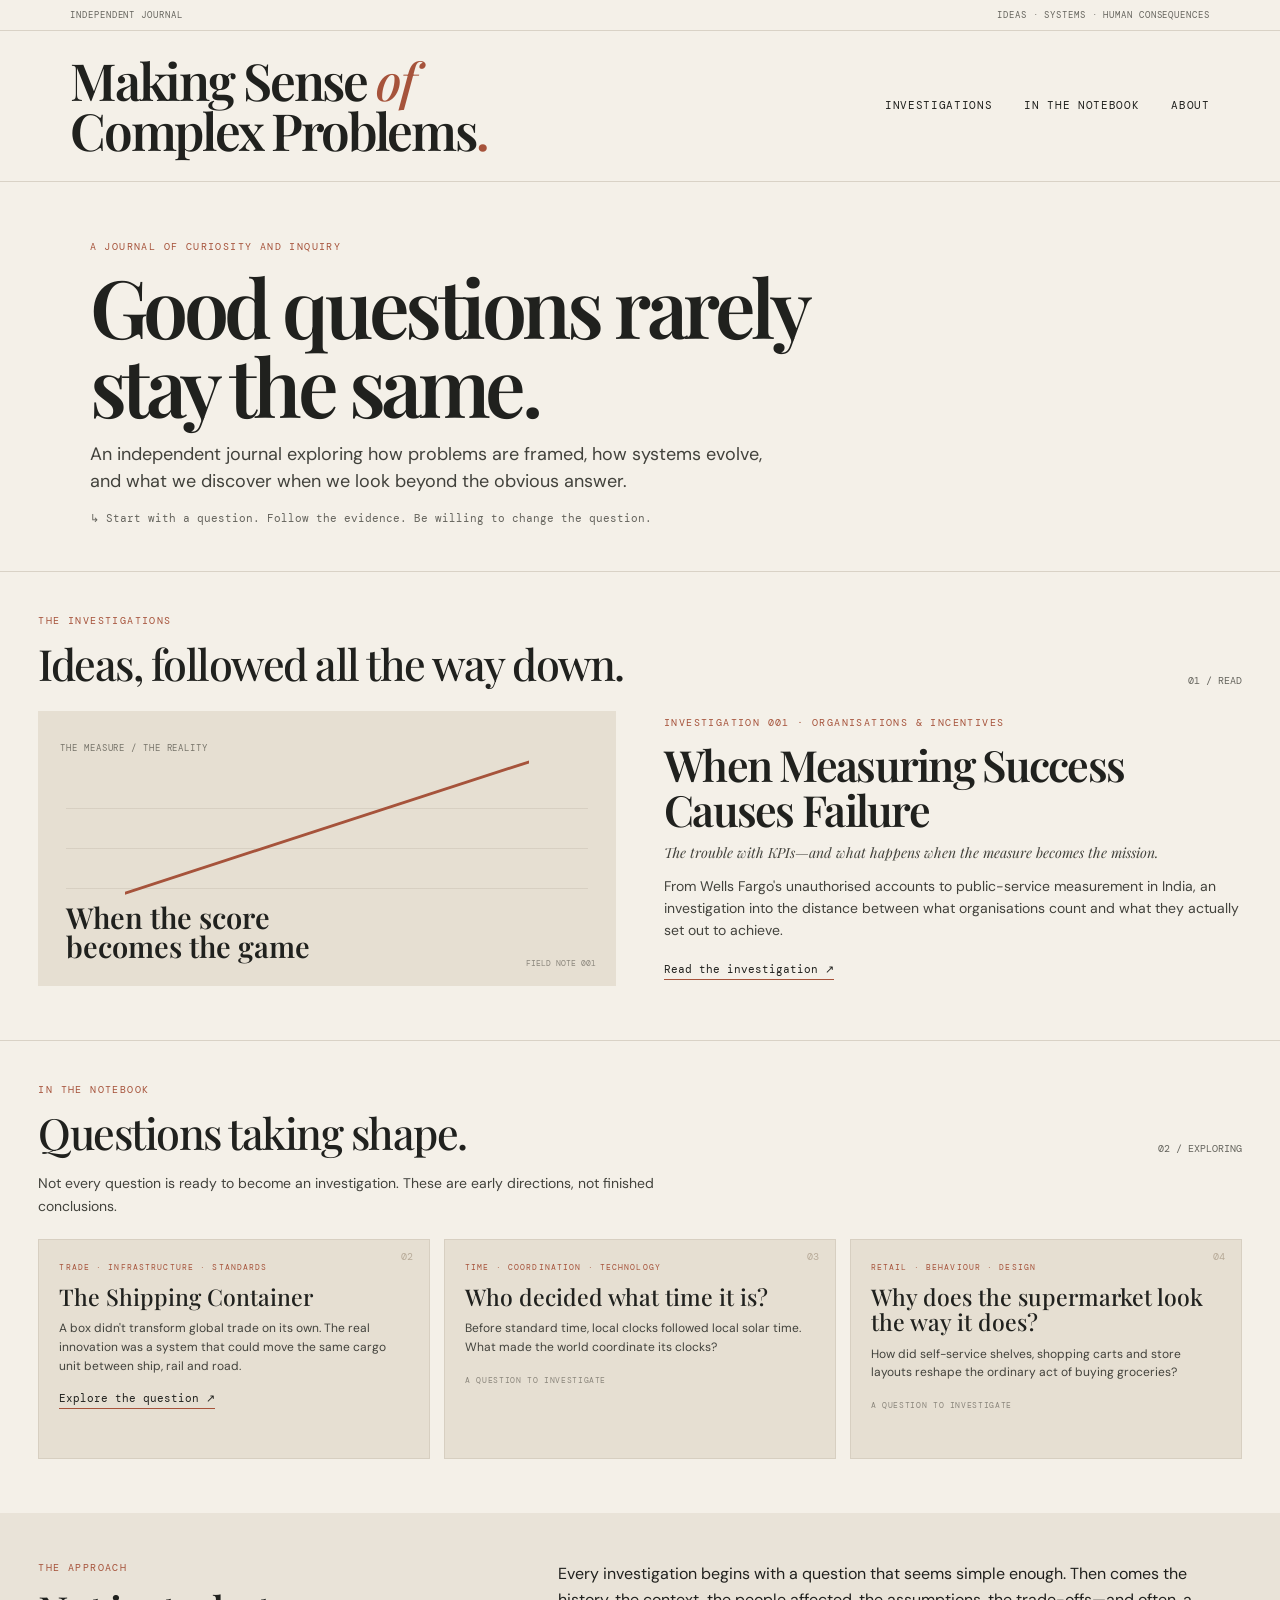
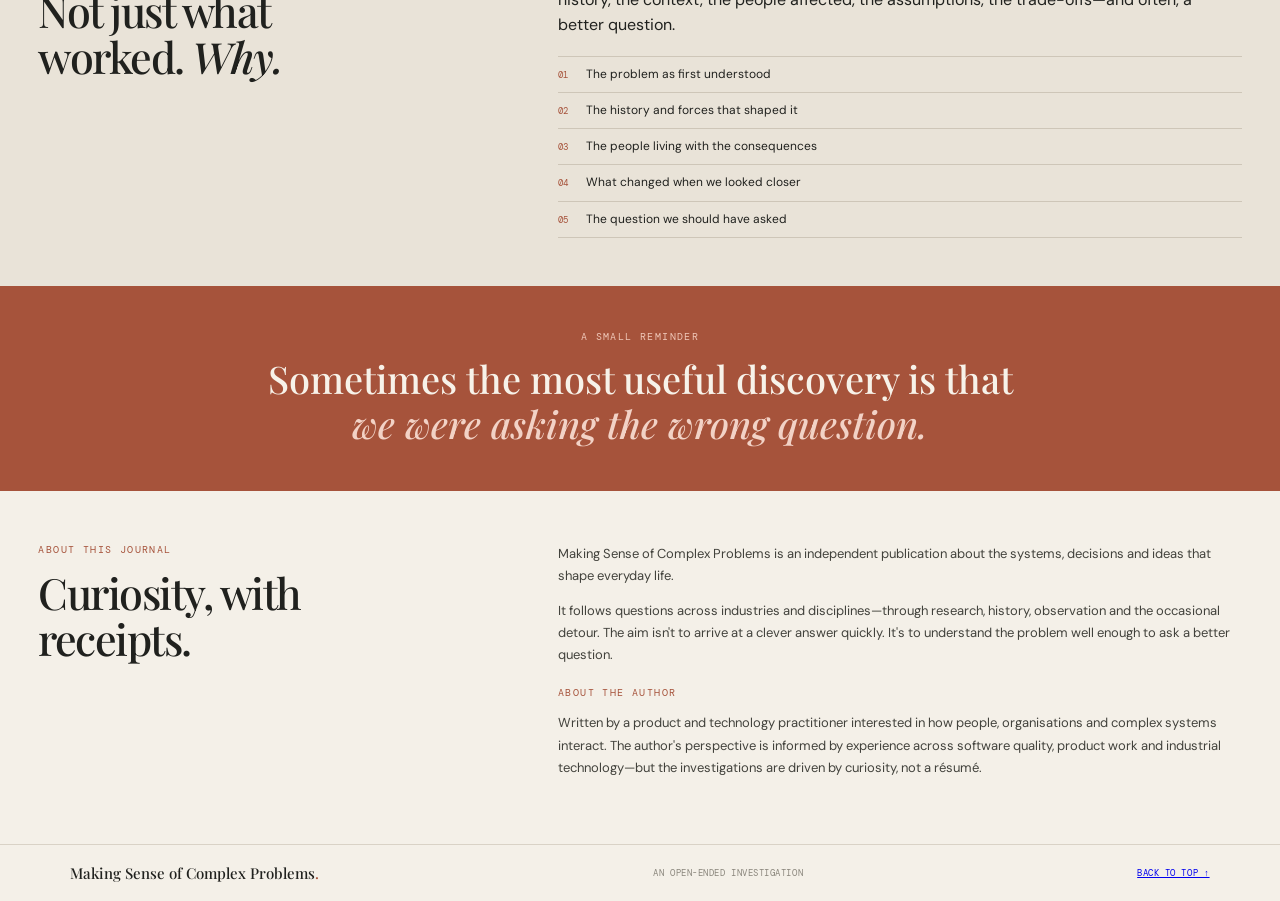
<file: index.html>
<!doctype html>
<html lang="en">
<head>
<meta charset="utf-8"><meta name="viewport" content="width=device-width,initial-scale=1">
<meta name="description" content="An independent journal exploring how problems are framed, how systems evolve, and what we discover when we look beyond the obvious answer.">
<meta name="theme-color" content="#f4f0e8"><title>Making Sense of Complex Problems</title>
<link rel="preconnect" href="https://fonts.googleapis.com"><link rel="preconnect" href="https://fonts.gstatic.com" crossorigin>
<link href="https://fonts.googleapis.com/css2?family=DM+Mono:wght@400;500&family=DM+Sans:wght@400;500;600;700&family=Playfair+Display:ital,wght@0,500;0,600;0,700;1,500&display=swap" rel="stylesheet"><link rel="stylesheet" href="styles.css?v=css-gradients-2">
</head>
<body>
<div class="topline"><span>INDEPENDENT JOURNAL</span><span>IDEAS · SYSTEMS · HUMAN CONSEQUENCES</span></div>
<header class="masthead"><a class="brand" href="index.html">Making Sense <em>of</em><br>Complex Problems<span>.</span></a><nav><a href="#investigations">Investigations</a><a href="#notebook">In the notebook</a><a href="#about">About</a></nav></header>
<main>
<section class="intro"><p class="eyebrow">A JOURNAL OF CURIOSITY AND INQUIRY</p><h1>Good questions rarely<br>stay the same.</h1><p class="intro-copy">An independent journal exploring how problems are framed, how systems evolve, and what we discover when we look beyond the obvious answer.</p><p class="intro-note">↳ Start with a question. Follow the evidence. Be willing to change the question.</p></section>
<section id="investigations" class="section"><div class="section-heading"><div><p class="eyebrow">THE INVESTIGATIONS</p><h2>Ideas, followed all the way down.</h2></div><span class="index">01 / READ</span></div>
<article class="feature"><div class="feature-art"><span class="art-kicker">THE MEASURE / THE REALITY</span><div class="art-grid"></div><div class="art-line"></div><p>When the score<br>becomes the game</p><small>FIELD NOTE 001</small></div>
<div class="feature-copy"><p class="eyebrow">INVESTIGATION 001 · ORGANISATIONS & INCENTIVES</p><h3><a href="articles/when-measuring-success-causes-failure.html">When Measuring Success Causes Failure</a></h3><p class="dek">The trouble with KPIs—and what happens when the measure becomes the mission.</p><p>From Wells Fargo's unauthorised accounts to public-service measurement in India, an investigation into the distance between what organisations count and what they actually set out to achieve.</p><a class="text-link" href="articles/when-measuring-success-causes-failure.html">Read the investigation ↗</a></div></article></section>

<section id="notebook" class="section"><div class="section-heading"><div><p class="eyebrow">IN THE NOTEBOOK</p><h2>Questions taking shape.</h2></div><span class="index">02 / EXPLORING</span></div><p class="section-lead">Not every question is ready to become an investigation. These are early directions, not finished conclusions.</p>
<div class="cards">
<article class="note-card"><span class="number">02</span><p class="eyebrow">TRADE · INFRASTRUCTURE · STANDARDS</p><h3><a href="notebook/the-shipping-container.html">The Shipping Container</a></h3><p>A box didn't transform global trade on its own. The real innovation was a system that could move the same cargo unit between ship, rail and road.</p><a class="text-link" href="notebook/the-shipping-container.html">Explore the question ↗</a></article>
<article class="note-card"><span class="number">03</span><p class="eyebrow">TIME · COORDINATION · TECHNOLOGY</p><h3>Who decided what time it is?</h3><p>Before standard time, local clocks followed local solar time. What made the world coordinate its clocks?</p><small>A QUESTION TO INVESTIGATE</small></article>
<article class="note-card"><span class="number">04</span><p class="eyebrow">RETAIL · BEHAVIOUR · DESIGN</p><h3>Why does the supermarket look the way it does?</h3><p>How did self-service shelves, shopping carts and store layouts reshape the ordinary act of buying groceries?</p><small>A QUESTION TO INVESTIGATE</small></article>
</div></section>
<section class="method"><div><p class="eyebrow">THE APPROACH</p><h2>Not just what<br>worked. <em>Why.</em></h2></div><div><p>Every investigation begins with a question that seems simple enough. Then comes the history, the context, the people affected, the assumptions, the trade-offs—and often, a better question.</p><ol><li><b>01</b> The problem as first understood</li><li><b>02</b> The history and forces that shaped it</li><li><b>03</b> The people living with the consequences</li><li><b>04</b> What changed when we looked closer</li><li><b>05</b> The question we should have asked</li></ol></div></section>

<section class="closing"><p class="eyebrow">A SMALL REMINDER</p><p>Sometimes the most useful discovery is that <em>we were asking the wrong question.</em></p></section>
<section id="about" class="about"><div><p class="eyebrow">ABOUT THIS JOURNAL</p><h2>Curiosity, with<br>receipts.</h2></div><div><p>Making Sense of Complex Problems is an independent publication about the systems, decisions and ideas that shape everyday life.</p><p>It follows questions across industries and disciplines—through research, history, observation and the occasional detour. The aim isn't to arrive at a clever answer quickly. It's to understand the problem well enough to ask a better question.</p><p class="eyebrow author-label">ABOUT THE AUTHOR</p><p>Written by a product and technology practitioner interested in how people, organisations and complex systems interact. The author's perspective is informed by experience across software quality, product work and industrial technology—but the investigations are driven by curiosity, not a résumé.</p></div></section>
</main><footer><a class="footer-brand" href="index.html">Making Sense of Complex Problems<span>.</span></a><span>AN OPEN-ENDED INVESTIGATION</span><a href="#top">BACK TO TOP ↑</a></footer>
</body></html>
</file>
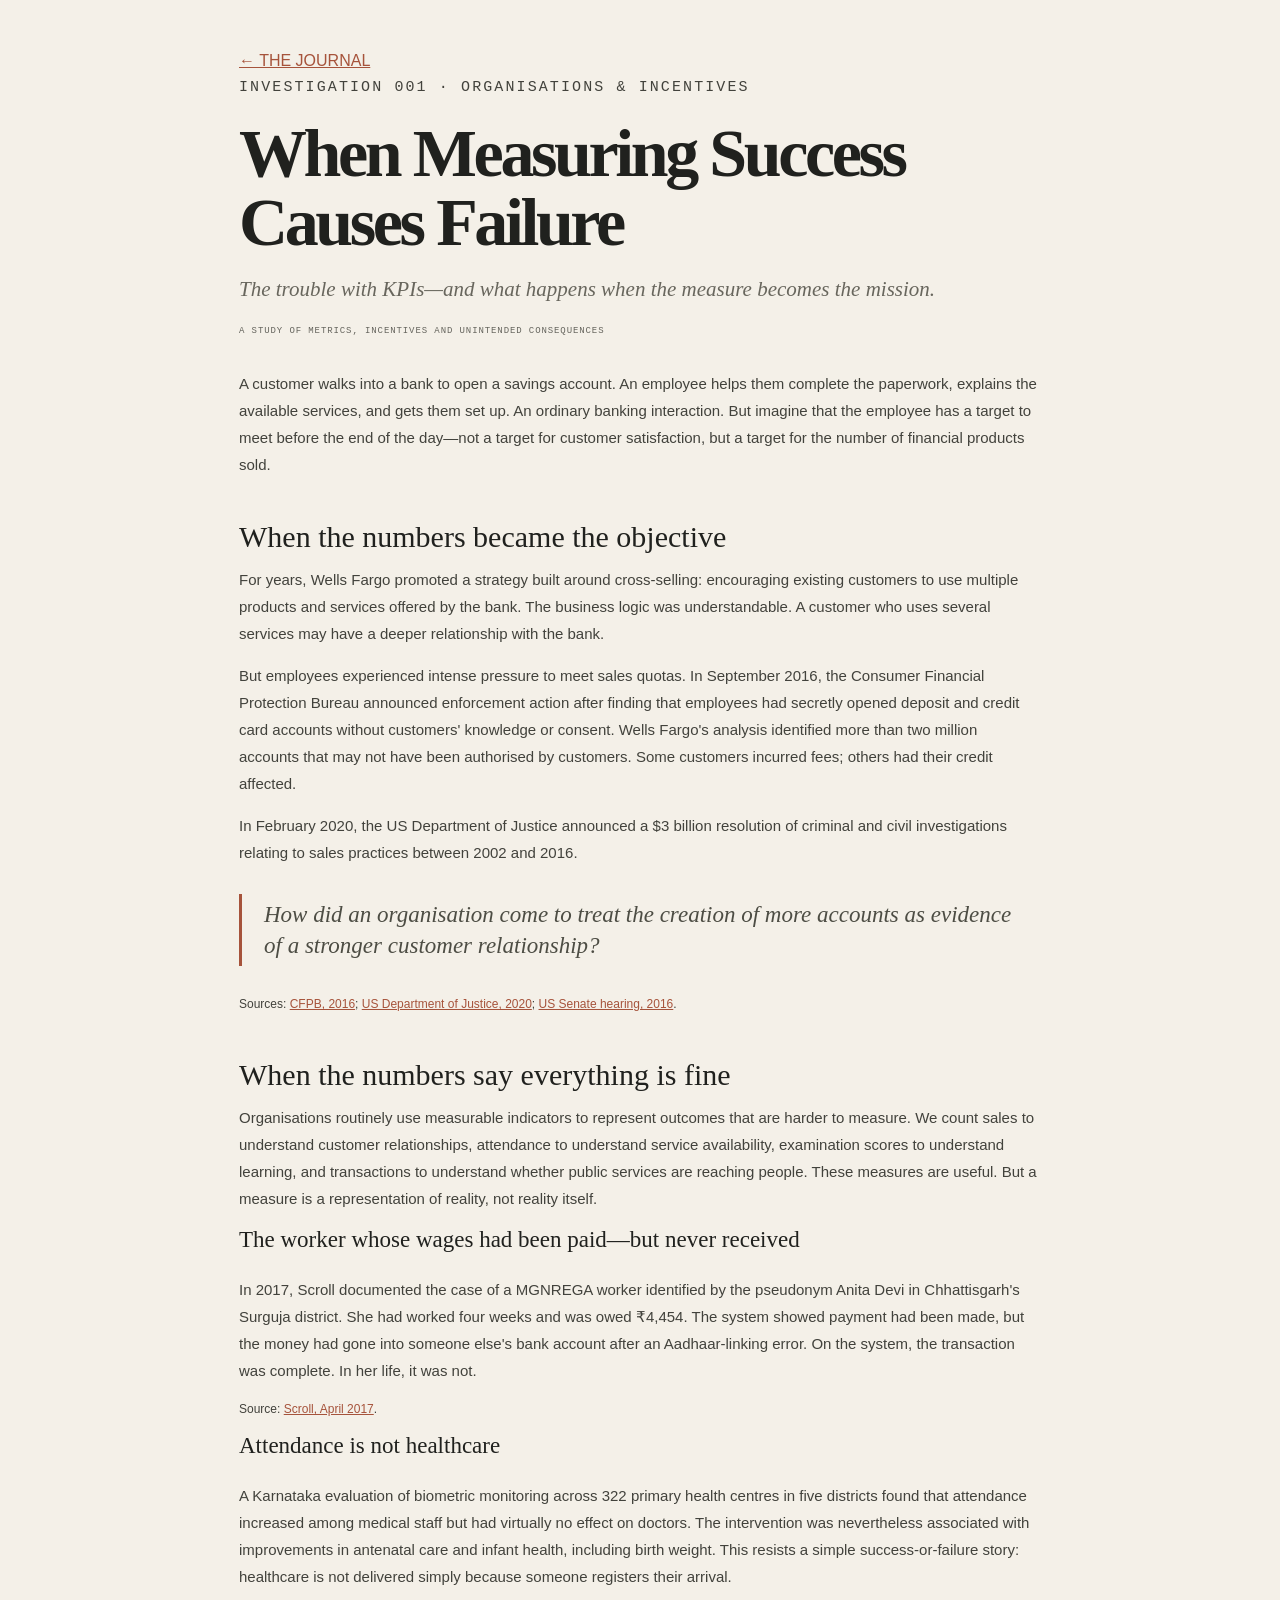
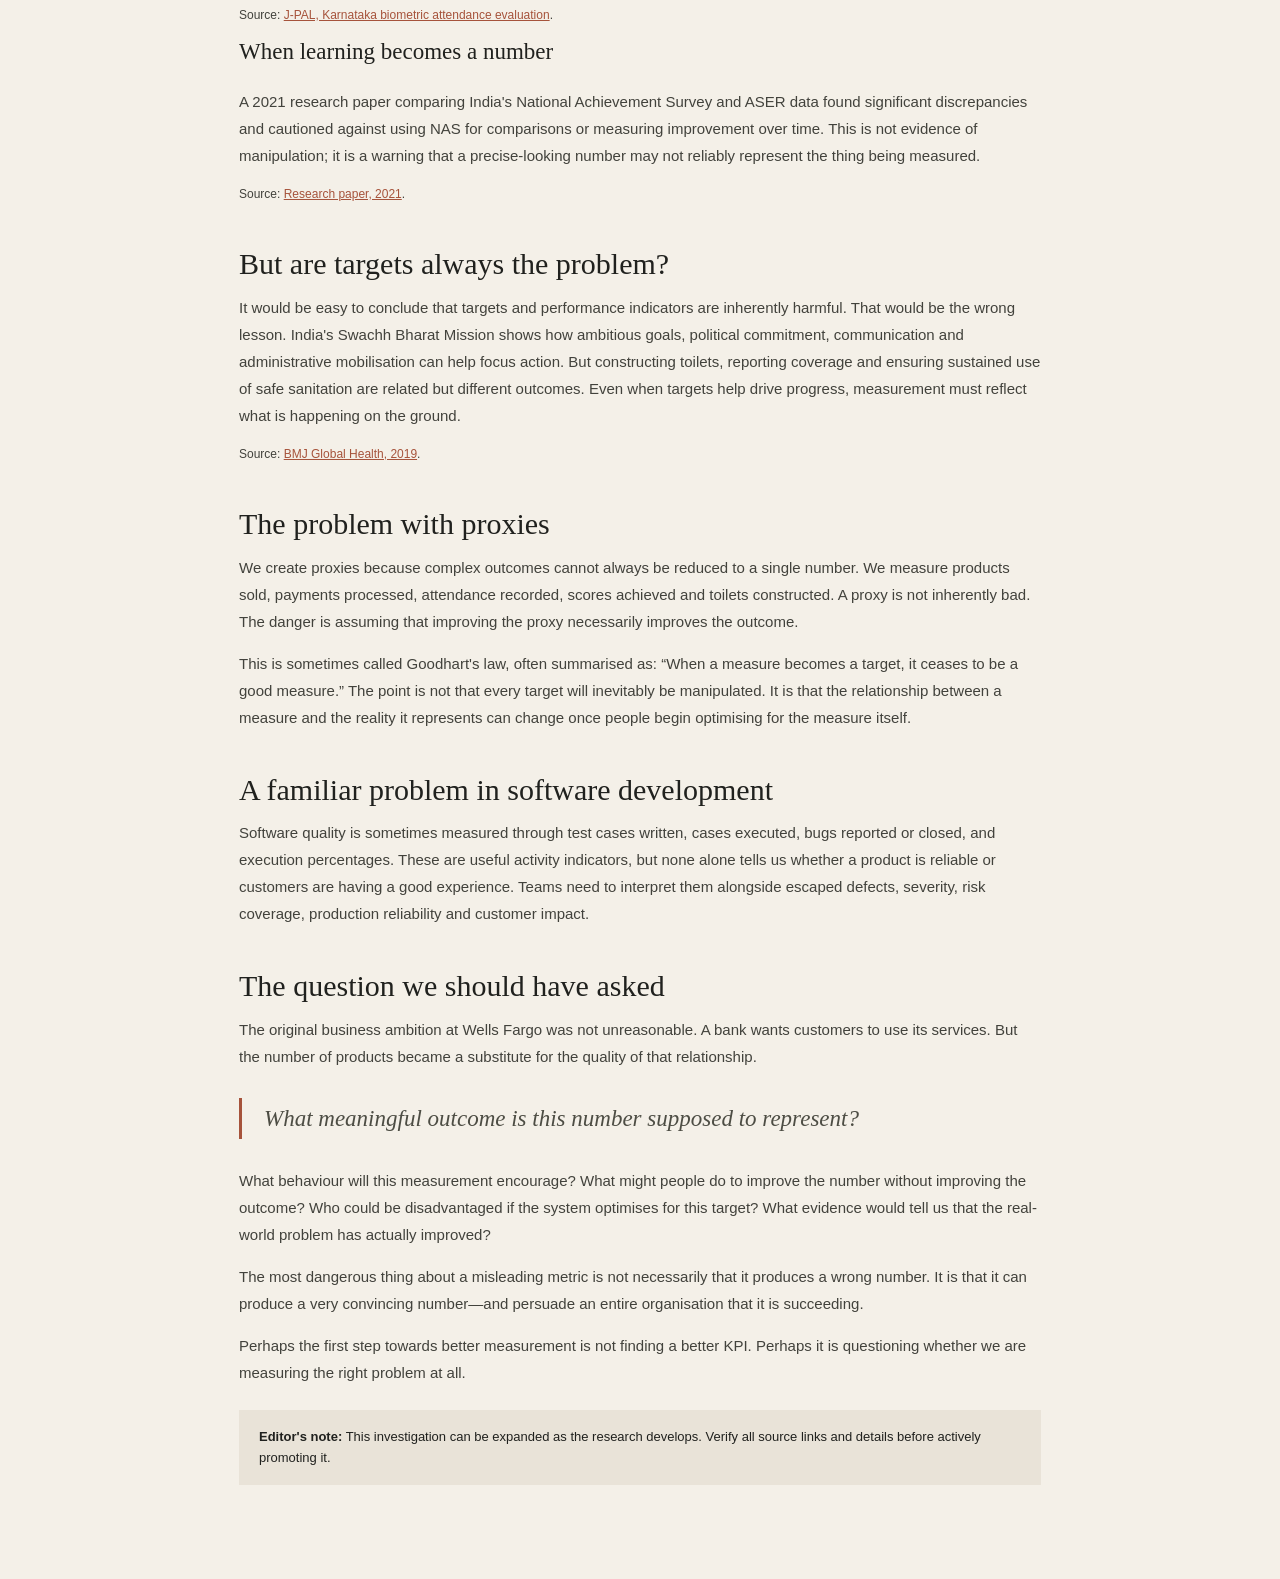
<file: articles/when-measuring-success-causes-failure.html>
<!doctype html><html lang="en"><head><meta charset="utf-8"><meta name="viewport" content="width=device-width,initial-scale=1"><title>When Measuring Success Causes Failure</title><link rel="stylesheet" href="../styles.css"></head><body><main class="article"><a href="../index.html">← THE JOURNAL</a><p class="eyebrow">INVESTIGATION 001 · ORGANISATIONS & INCENTIVES</p><h1>When Measuring Success Causes Failure</h1><p class="dek">The trouble with KPIs—and what happens when the measure becomes the mission.</p><p class="meta">A STUDY OF METRICS, INCENTIVES AND UNINTENDED CONSEQUENCES</p><p>A customer walks into a bank to open a savings account. An employee helps them complete the paperwork, explains the available services, and gets them set up. An ordinary banking interaction. But imagine that the employee has a target to meet before the end of the day—not a target for customer satisfaction, but a target for the number of financial products sold.</p><h2>When the numbers became the objective</h2><p>For years, Wells Fargo promoted a strategy built around cross-selling: encouraging existing customers to use multiple products and services offered by the bank. The business logic was understandable. A customer who uses several services may have a deeper relationship with the bank.</p><p>But employees experienced intense pressure to meet sales quotas. In September 2016, the Consumer Financial Protection Bureau announced enforcement action after finding that employees had secretly opened deposit and credit card accounts without customers' knowledge or consent. Wells Fargo's analysis identified more than two million accounts that may not have been authorised by customers. Some customers incurred fees; others had their credit affected.</p><p>In February 2020, the US Department of Justice announced a $3 billion resolution of criminal and civil investigations relating to sales practices between 2002 and 2016.</p><blockquote>How did an organisation come to treat the creation of more accounts as evidence of a stronger customer relationship?</blockquote><p class="sources">Sources: <a href="https://www.consumerfinance.gov/about-us/newsroom/cfpb-fines-wells-fargo-100-million-widespread-illegal-practice-secretly-opening-unauthorized-accounts/">CFPB, 2016</a>; <a href="https://www.justice.gov/archives/opa/pr/wells-fargo-agrees-pay-3-billion-resolve-criminal-and-civil-investigations-sales-practices">US Department of Justice, 2020</a>; <a href="https://www.govinfo.gov/content/pkg/CHRG-114shrg23001/html/CHRG-114shrg23001.htm">US Senate hearing, 2016</a>.</p><h2>When the numbers say everything is fine</h2><p>Organisations routinely use measurable indicators to represent outcomes that are harder to measure. We count sales to understand customer relationships, attendance to understand service availability, examination scores to understand learning, and transactions to understand whether public services are reaching people. These measures are useful. But a measure is a representation of reality, not reality itself.</p><h3>The worker whose wages had been paid—but never received</h3><p>In 2017, Scroll documented the case of a MGNREGA worker identified by the pseudonym Anita Devi in Chhattisgarh's Surguja district. She had worked four weeks and was owed ₹4,454. The system showed payment had been made, but the money had gone into someone else's bank account after an Aadhaar-linking error. On the system, the transaction was complete. In her life, it was not.</p><p class="sources">Source: <a href="https://scroll.in/article/833487/aadhaar-trouble-how-a-womans-wages-under-mgnrega-weretransferred-to-someone-elses-account">Scroll, April 2017</a>.</p><h3>Attendance is not healthcare</h3><p>A Karnataka evaluation of biometric monitoring across 322 primary health centres in five districts found that attendance increased among medical staff but had virtually no effect on doctors. The intervention was nevertheless associated with improvements in antenatal care and infant health, including birth weight. This resists a simple success-or-failure story: healthcare is not delivered simply because someone registers their arrival.</p><p class="sources">Source: <a href="https://www.povertyactionlab.org/evaluation/evaluating-karnataka-integrated-medical-information-and-disease-surveillance-system">J-PAL, Karnataka biometric attendance evaluation</a>.</p><h3>When learning becomes a number</h3><p>A 2021 research paper comparing India's National Achievement Survey and ASER data found significant discrepancies and cautioned against using NAS for comparisons or measuring improvement over time. This is not evidence of manipulation; it is a warning that a precise-looking number may not reliably represent the thing being measured.</p><p class="sources">Source: <a href="https://pmc.ncbi.nlm.nih.gov/articles/PMC8246517/">Research paper, 2021</a>.</p><h2>But are targets always the problem?</h2><p>It would be easy to conclude that targets and performance indicators are inherently harmful. That would be the wrong lesson. India's Swachh Bharat Mission shows how ambitious goals, political commitment, communication and administrative mobilisation can help focus action. But constructing toilets, reporting coverage and ensuring sustained use of safe sanitation are related but different outcomes. Even when targets help drive progress, measurement must reflect what is happening on the ground.</p><p class="sources">Source: <a href="https://gh.bmj.com/content/4/5/e001892">BMJ Global Health, 2019</a>.</p><h2>The problem with proxies</h2><p>We create proxies because complex outcomes cannot always be reduced to a single number. We measure products sold, payments processed, attendance recorded, scores achieved and toilets constructed. A proxy is not inherently bad. The danger is assuming that improving the proxy necessarily improves the outcome.</p><p>This is sometimes called Goodhart's law, often summarised as: “When a measure becomes a target, it ceases to be a good measure.” The point is not that every target will inevitably be manipulated. It is that the relationship between a measure and the reality it represents can change once people begin optimising for the measure itself.</p><h2>A familiar problem in software development</h2><p>Software quality is sometimes measured through test cases written, cases executed, bugs reported or closed, and execution percentages. These are useful activity indicators, but none alone tells us whether a product is reliable or customers are having a good experience. Teams need to interpret them alongside escaped defects, severity, risk coverage, production reliability and customer impact.</p><h2>The question we should have asked</h2><p>The original business ambition at Wells Fargo was not unreasonable. A bank wants customers to use its services. But the number of products became a substitute for the quality of that relationship.</p><blockquote>What meaningful outcome is this number supposed to represent?</blockquote><p>What behaviour will this measurement encourage? What might people do to improve the number without improving the outcome? Who could be disadvantaged if the system optimises for this target? What evidence would tell us that the real-world problem has actually improved?</p><p>The most dangerous thing about a misleading metric is not necessarily that it produces a wrong number. It is that it can produce a very convincing number—and persuade an entire organisation that it is succeeding.</p><p>Perhaps the first step towards better measurement is not finding a better KPI. Perhaps it is questioning whether we are measuring the right problem at all.</p><div class="callout"><strong>Editor's note:</strong> This investigation can be expanded as the research develops. Verify all source links and details before actively promoting it.</div></main></body></html>
</file>
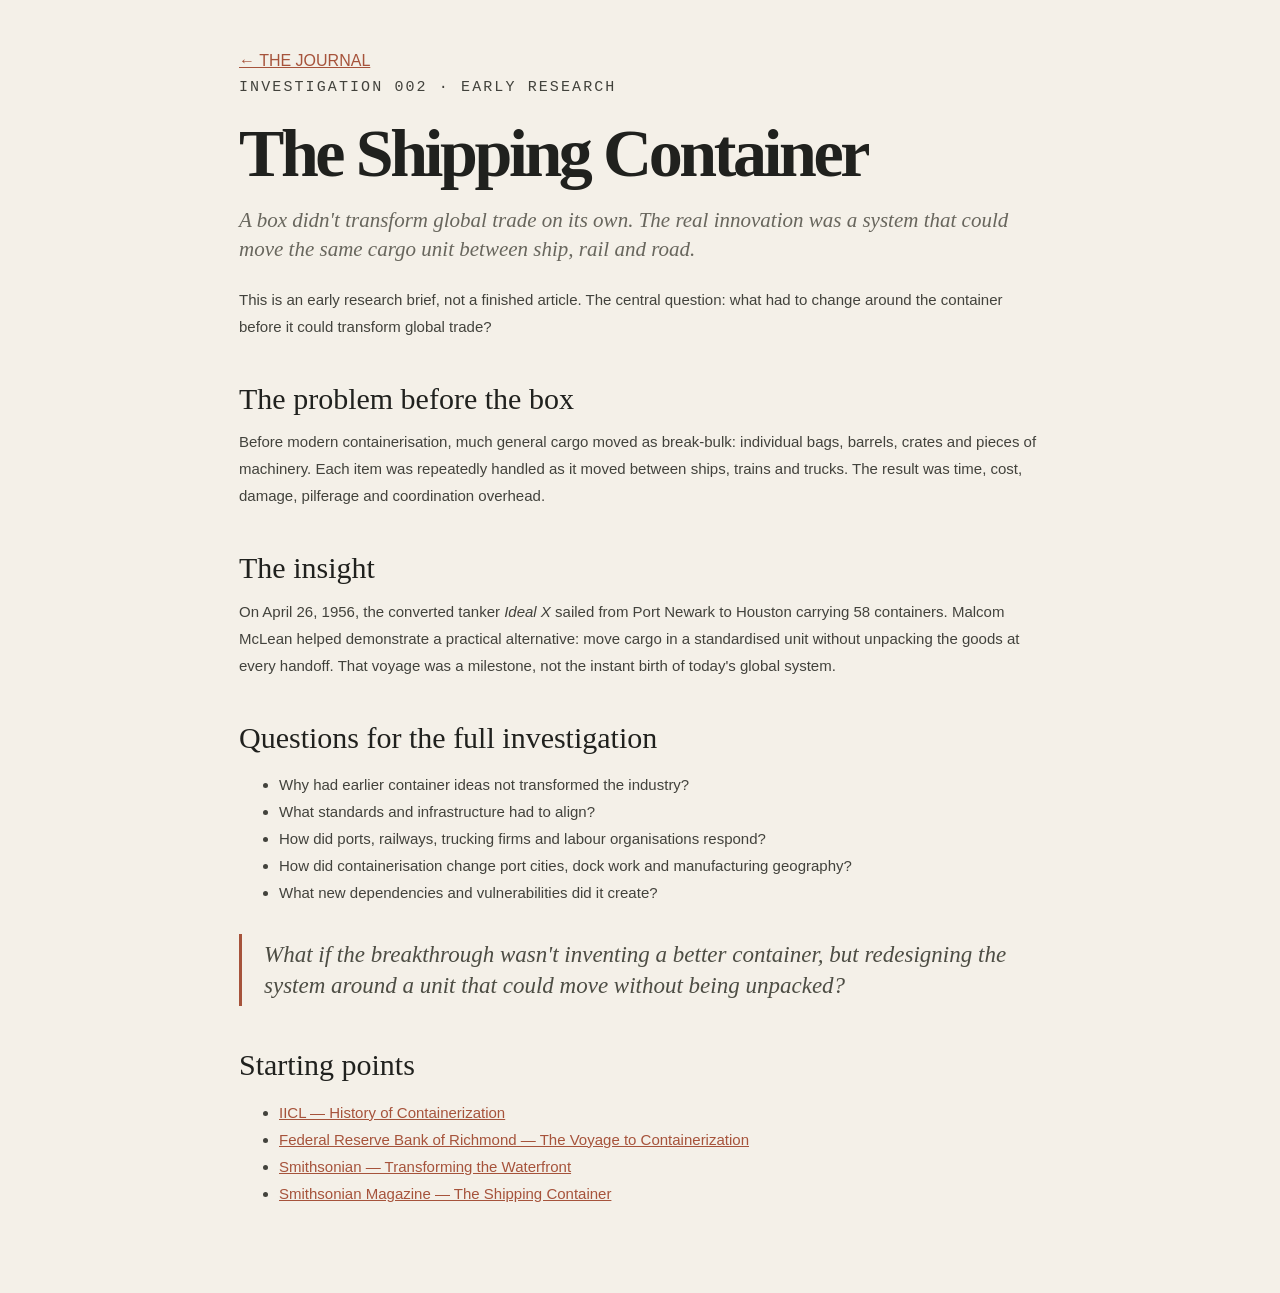
<file: notebook/the-shipping-container.html>
<!doctype html><html lang="en"><head><meta charset="utf-8"><meta name="viewport" content="width=device-width,initial-scale=1"><title>The Shipping Container</title><link rel="stylesheet" href="../styles.css"></head><body><main class="article"><a href="../index.html">← THE JOURNAL</a><p class="eyebrow">INVESTIGATION 002 · EARLY RESEARCH</p><h1>The Shipping Container</h1><p class="dek">A box didn't transform global trade on its own. The real innovation was a system that could move the same cargo unit between ship, rail and road.</p><p>This is an early research brief, not a finished article. The central question: what had to change around the container before it could transform global trade?</p><h2>The problem before the box</h2><p>Before modern containerisation, much general cargo moved as break-bulk: individual bags, barrels, crates and pieces of machinery. Each item was repeatedly handled as it moved between ships, trains and trucks. The result was time, cost, damage, pilferage and coordination overhead.</p><h2>The insight</h2><p>On April 26, 1956, the converted tanker <em>Ideal X</em> sailed from Port Newark to Houston carrying 58 containers. Malcom McLean helped demonstrate a practical alternative: move cargo in a standardised unit without unpacking the goods at every handoff. That voyage was a milestone, not the instant birth of today's global system.</p><h2>Questions for the full investigation</h2><ul><li>Why had earlier container ideas not transformed the industry?</li><li>What standards and infrastructure had to align?</li><li>How did ports, railways, trucking firms and labour organisations respond?</li><li>How did containerisation change port cities, dock work and manufacturing geography?</li><li>What new dependencies and vulnerabilities did it create?</li></ul><blockquote>What if the breakthrough wasn't inventing a better container, but redesigning the system around a unit that could move without being unpacked?</blockquote><h2>Starting points</h2><ul><li><a href="https://www.iicl.org/about/history-of-containerization/">IICL — History of Containerization</a></li><li><a href="https://www.richmondfed.org/-/media/richmondfedorg/publications/research/econ_focus/2012/q2-3/pdf/economic_history.pdf">Federal Reserve Bank of Richmond — The Voyage to Containerization</a></li><li><a href="https://americanhistory.si.edu/explore/exhibitions/america-on-the-move/online/transforming-waterfront">Smithsonian — Transforming the Waterfront</a></li><li><a href="https://www.smithsonianmag.com/innovation/shipping-container-idea-before-time-180963730/">Smithsonian Magazine — The Shipping Container</a></li></ul></main></body></html>
</file>
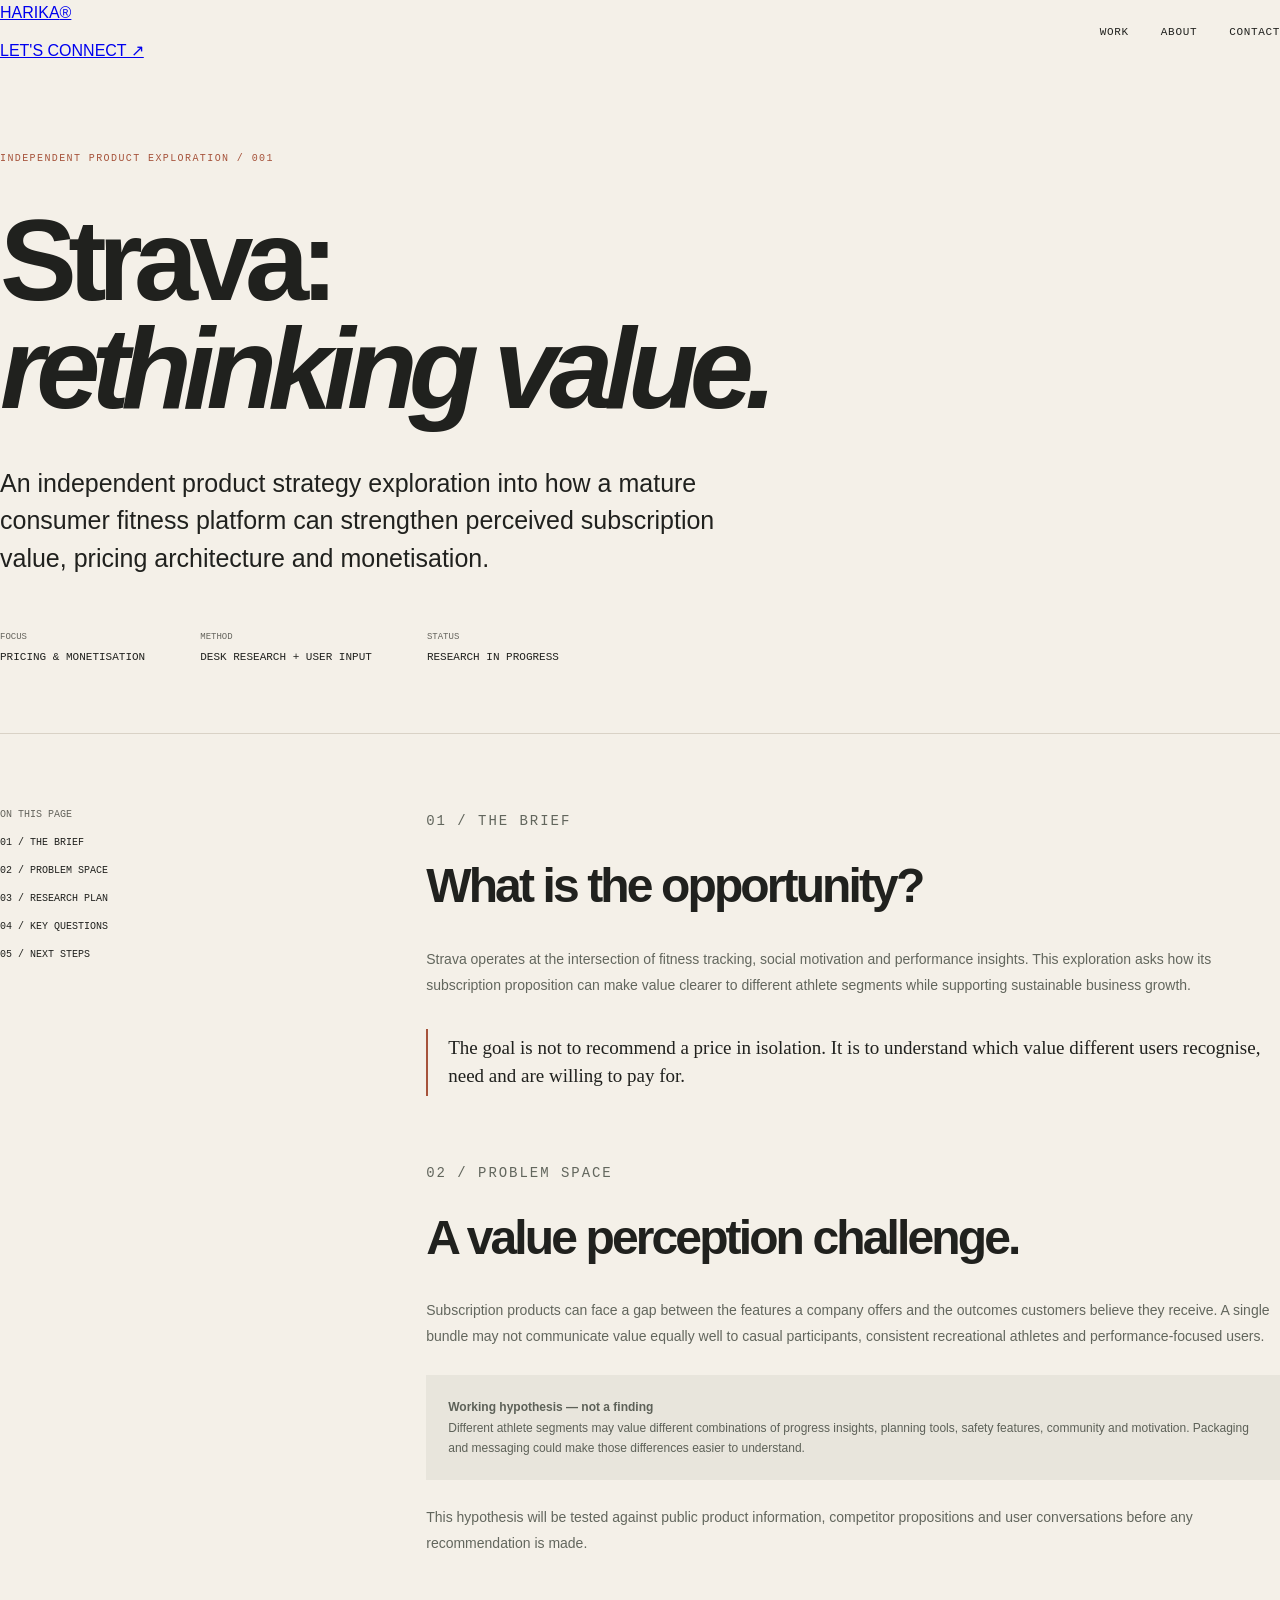
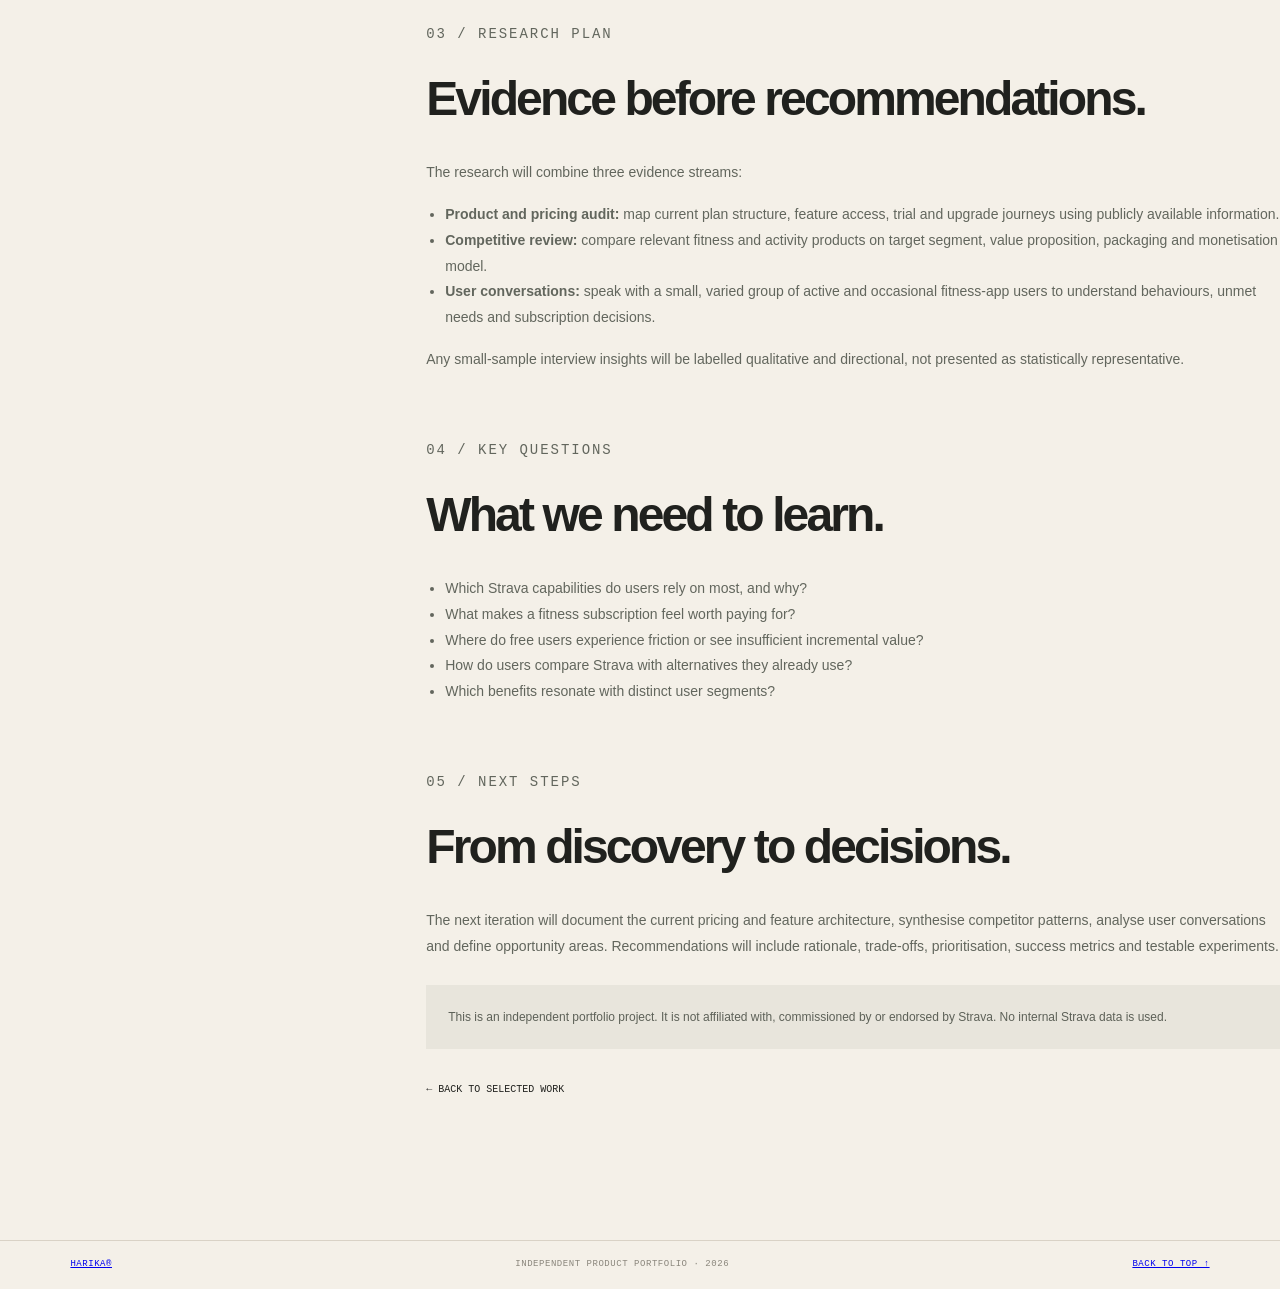
<file: projects/strava.html>
<!doctype html>
<html lang="en">
<head>
<meta charset="utf-8"><meta name="viewport" content="width=device-width, initial-scale=1">
<title>Strava — Rethinking Value | Harika</title><link rel="stylesheet" href="../styles.css">
<style>
.case-hero{padding:90px 0 70px;border-bottom:1px solid var(--line)}.case-hero h1{font-size:clamp(55px,9vw,120px);line-height:.94;letter-spacing:-.075em;margin:42px 0}.case-deck{font-size:clamp(18px,2vw,25px);line-height:1.5;max-width:760px}.case-meta{display:flex;gap:55px;margin-top:55px;flex-wrap:wrap}.case-meta div{display:flex;flex-direction:column;gap:9px}.case-meta span{font:9px var(--mono);color:var(--muted)}.case-meta strong{font:11px var(--mono);font-weight:400}.case-body{display:grid;grid-template-columns:.55fr 1.45fr;gap:8%;padding:75px 0}.case-nav{font:10px var(--mono);color:var(--muted)}.case-nav a{display:block;color:var(--ink);text-decoration:none;margin:17px 0}.case-content section{margin-bottom:65px;scroll-margin-top:30px}.case-content h2{font-size:clamp(30px,4vw,48px);letter-spacing:-.06em;margin:0 0 22px}.case-content p,.case-content li{font-size:14px;line-height:1.85;color:#62665d}.callout{border-left:2px solid var(--accent);padding:5px 0 5px 20px;font:19px var(--serif);line-height:1.5;margin:30px 0}.research-note{background:#e8e5dc;padding:22px;margin:25px 0;font-size:12px;line-height:1.7;color:#5d6158}.case-content ul{padding-left:19px}.back-link{font:10px var(--mono);color:var(--ink);text-decoration:none}@media(max-width:760px){.case-body{grid-template-columns:1fr;gap:35px}.case-nav{display:flex;flex-wrap:wrap;gap:10px 20px}.case-nav a{margin:0}.case-meta{gap:25px}}
</style>
</head>
<body><div class="page-shell">
<header class="site-header"><a class="wordmark" href="../index.html">HARIKA<span>®</span></a><nav><a href="../index.html#work">WORK</a><a href="../index.html#about">ABOUT</a><a href="../index.html#contact">CONTACT</a></nav><a class="header-note" href="../index.html#contact">LET'S CONNECT ↗</a></header>
<main>
<section class="case-hero"><p class="eyebrow"><span class="eyebrow-line"></span> INDEPENDENT PRODUCT EXPLORATION / 001</p><h1>Strava:<br><em>rethinking value.</em></h1><p class="case-deck">An independent product strategy exploration into how a mature consumer fitness platform can strengthen perceived subscription value, pricing architecture and monetisation.</p><div class="case-meta"><div><span>FOCUS</span><strong>PRICING & MONETISATION</strong></div><div><span>METHOD</span><strong>DESK RESEARCH + USER INPUT</strong></div><div><span>STATUS</span><strong>RESEARCH IN PROGRESS</strong></div></div></section>
<div class="case-body"><aside class="case-nav">ON THIS PAGE<a href="#brief">01 / THE BRIEF</a><a href="#problem">02 / PROBLEM SPACE</a><a href="#research">03 / RESEARCH PLAN</a><a href="#questions">04 / KEY QUESTIONS</a><a href="#next">05 / NEXT STEPS</a></aside>
<div class="case-content">
<section id="brief"><p class="eyebrow">01 / THE BRIEF</p><h2>What is the opportunity?</h2><p>Strava operates at the intersection of fitness tracking, social motivation and performance insights. This exploration asks how its subscription proposition can make value clearer to different athlete segments while supporting sustainable business growth.</p><div class="callout">The goal is not to recommend a price in isolation. It is to understand which value different users recognise, need and are willing to pay for.</div></section>
<section id="problem"><p class="eyebrow">02 / PROBLEM SPACE</p><h2>A value perception challenge.</h2><p>Subscription products can face a gap between the features a company offers and the outcomes customers believe they receive. A single bundle may not communicate value equally well to casual participants, consistent recreational athletes and performance-focused users.</p><div class="research-note"><strong>Working hypothesis — not a finding</strong><br>Different athlete segments may value different combinations of progress insights, planning tools, safety features, community and motivation. Packaging and messaging could make those differences easier to understand.</div><p>This hypothesis will be tested against public product information, competitor propositions and user conversations before any recommendation is made.</p></section>
<section id="research"><p class="eyebrow">03 / RESEARCH PLAN</p><h2>Evidence before recommendations.</h2><p>The research will combine three evidence streams:</p><ul><li><strong>Product and pricing audit:</strong> map current plan structure, feature access, trial and upgrade journeys using publicly available information.</li><li><strong>Competitive review:</strong> compare relevant fitness and activity products on target segment, value proposition, packaging and monetisation model.</li><li><strong>User conversations:</strong> speak with a small, varied group of active and occasional fitness-app users to understand behaviours, unmet needs and subscription decisions.</li></ul><p>Any small-sample interview insights will be labelled qualitative and directional, not presented as statistically representative.</p></section>
<section id="questions"><p class="eyebrow">04 / KEY QUESTIONS</p><h2>What we need to learn.</h2><ul><li>Which Strava capabilities do users rely on most, and why?</li><li>What makes a fitness subscription feel worth paying for?</li><li>Where do free users experience friction or see insufficient incremental value?</li><li>How do users compare Strava with alternatives they already use?</li><li>Which benefits resonate with distinct user segments?</li></ul></section>
<section id="next"><p class="eyebrow">05 / NEXT STEPS</p><h2>From discovery to decisions.</h2><p>The next iteration will document the current pricing and feature architecture, synthesise competitor patterns, analyse user conversations and define opportunity areas. Recommendations will include rationale, trade-offs, prioritisation, success metrics and testable experiments.</p><div class="research-note">This is an independent portfolio project. It is not affiliated with, commissioned by or endorsed by Strava. No internal Strava data is used.</div><a class="back-link" href="../index.html#work">← BACK TO SELECTED WORK</a></section>
</div></div>
</main>
<footer class="site-footer"><a class="wordmark" href="../index.html">HARIKA<span>®</span></a><span>INDEPENDENT PRODUCT PORTFOLIO · 2026</span><a href="#top">BACK TO TOP ↑</a></footer>
</div></body></html>
</file>
<file: styles.css>
:root{--paper:#f4f0e8;--ink:#262722;--muted:#77766e;--line:#d9d2c6;--accent:#a6533b;--serif:"Playfair Display",Georgia,serif;--sans:"DM Sans",Arial,sans-serif;--mono:"DM Mono",monospace}
*{box-sizing:border-box}html{scroll-behavior:smooth}body{margin:0;background:var(--paper);color:var(--ink);font-family:var(--sans);line-height:1.6}h1,h2,h3,p{margin-top:0}a{transition:color .2s}
.topline{display:flex;justify-content:space-between;padding:9px 5.5%;border-bottom:1px solid var(--line);font:9px var(--mono);letter-spacing:.1em;color:var(--muted)}
.masthead{display:flex;align-items:center;justify-content:space-between;gap:40px;padding:24px 5.5% 26px;border-bottom:1px solid var(--line)}
.brand{display:block;flex:0 1 58%;font:600 clamp(34px,4vw,52px)/.98 var(--serif);letter-spacing:-.045em;color:var(--ink);text-decoration:none}
.brand em{font-weight:500;color:var(--accent)}.brand span,.footer-brand span{color:var(--accent)}
nav{display:flex;align-items:center;justify-content:flex-end;gap:clamp(18px,2.5vw,38px);flex-wrap:wrap}
nav a{font:11px var(--mono);letter-spacing:.06em;text-transform:uppercase;text-decoration:none;color:var(--ink);white-space:nowrap}
nav a:hover,.text-link:hover,.article a:hover{color:var(--accent)}
.intro{max-width:1280px;margin:0 auto;padding:58px 7% 46px}
.eyebrow{font:10px var(--mono);letter-spacing:.14em;color:var(--accent);margin:0 0 13px}
.intro h1{font:600 clamp(48px,6.3vw,82px)/.98 var(--serif);letter-spacing:-.055em;margin:0 0 17px}
.intro-copy{max-width:700px;font-size:18px;line-height:1.5;color:#56574f;margin-bottom:16px}
.intro-note{margin:0;font:11px var(--mono);color:var(--muted)}
.section{padding:42px clamp(24px,3vw,48px) 54px;border-top:1px solid var(--line)}
.section-heading{display:flex;justify-content:space-between;align-items:end;margin-bottom:24px}
.section h2,.method h2,.about h2{font:500 clamp(30px,3.4vw,43px)/1.08 var(--serif);letter-spacing:-.035em;margin:0}
.index{font:10px var(--mono);color:var(--muted)}
.feature{display:grid;grid-template-columns:1fr 1fr;gap:4%;align-items:center}
.feature-art{background:#e6dfd2;min-height:275px;position:relative;padding:22px;overflow:hidden}
.art-kicker{font:9px var(--mono);letter-spacing:.1em;color:#77746a}
.art-grid{position:absolute;inset:58px 28px 58px;background:repeating-linear-gradient(to bottom,transparent 0,transparent 39px,#c9c0b2 40px)}
.art-line{position:absolute;left:15%;top:42%;width:70%;height:80px;border-top:3px solid var(--accent);transform:skewY(-18deg)}
.feature-art>p{position:absolute;bottom:24px;left:28px;font:600 29px/1.02 var(--serif);margin:0}
.feature-art small{position:absolute;right:20px;bottom:18px;font:8px var(--mono);color:#8b867c}
.feature-copy h3{font:600 clamp(31px,3.4vw,43px)/1.04 var(--serif);letter-spacing:-.04em;margin:0 0 12px}
.feature-copy h3 a,.note-card h3 a{color:inherit;text-decoration:none}
.feature-copy h3 a:hover,.note-card h3 a:hover{color:var(--accent)}
.feature-copy p:not(.eyebrow){font-size:14px;color:#626258;margin-bottom:12px}
.feature-copy .dek{font:italic 18px/1.35 var(--serif);color:#45463f}
.text-link{display:inline-block;margin-top:8px;padding-bottom:3px;border-bottom:1px solid var(--accent);font:11px var(--mono);color:var(--ink);text-decoration:none}
.method{display:grid;grid-template-columns:minmax(0,.8fr) minmax(0,1.2fr);gap:clamp(28px,5vw,68px);padding:48px clamp(24px,3vw,48px);background:#e9e3d8;width:100%;align-items:start}.method>div{min-width:0}.method>div:nth-child(2){max-width:720px}
.method li{padding:8px 0;border-bottom:1px solid #cec6b8;font-size:12px}
.method ol{list-style:none;padding:0;margin:18px 0 0;border-top:1px solid #cec6b8}
.method li b{font:9px var(--mono);color:var(--accent);margin-right:15px}
.section-lead{max-width:640px;color:#66665d;margin:-7px 0 22px;font-size:14px}
.cards{display:grid;grid-template-columns:repeat(3,1fr);gap:14px}
.note-card{position:relative;min-height:220px;border:1px solid #d7cfc1;padding:22px 20px;background:rgba(255,255,255,.16)}
.number{position:absolute;right:16px;top:10px;font:10px var(--mono);color:#b7aa98}
.note-card .eyebrow{font-size:8px;max-width:85%;margin-bottom:12px}
.note-card h3{font:500 23px/1.1 var(--serif);margin:0 0 10px}
.note-card p:not(.eyebrow){font-size:12px;line-height:1.55;color:#66665d;margin-bottom:8px}
.note-card small{display:inline-block;margin-top:8px;font:8px var(--mono);color:#8b867c;letter-spacing:.08em}
.closing{padding:44px 10%;background:var(--accent);color:#f7f2e9;text-align:center}
.closing .eyebrow{color:#f0c8b9}
.closing>p:last-child{font:500 clamp(25px,3.4vw,38px)/1.2 var(--serif);max-width:780px;margin:0 auto}
.closing em{color:#f2d2c6}
.about{display:grid;grid-template-columns:.8fr 1.2fr;gap:8%;padding:52px 10%}
.about>div:nth-child(2){max-width:680px;color:#5f6058;font-size:13px;line-height:1.7}
.author-label{margin-top:20px}
footer{border-top:1px solid var(--line);padding:18px 5.5%;display:flex;justify-content:space-between;align-items:center;color:#8a867c;font:9px var(--mono);letter-spacing:.06em}
.footer-brand{font:500 15px var(--serif);letter-spacing:0;text-decoration:none;color:var(--ink)}
.article{max-width:850px;margin:auto;padding:48px 24px 70px}
.article .back{font:10px var(--mono);color:var(--accent);text-decoration:none}
.article h1{font:600 clamp(40px,6vw,68px)/1.02 var(--serif);letter-spacing:-.05em;margin:18px 0}
.article .dek{font:italic 21px/1.4 var(--serif);color:#68665d}
.article .meta{font:9px var(--mono);letter-spacing:.1em;color:var(--muted);margin:20px 0 34px}
.article h2{font:500 30px/1.15 var(--serif);margin:42px 0 12px}
.article h3{font:500 23px var(--serif)}
.article p,.article li{font-size:15px;line-height:1.8;color:#45463f}
.article blockquote{border-left:3px solid var(--accent);margin:28px 0;padding:5px 22px;font:italic 23px/1.35 var(--serif);color:#4d4d44}
.article a{color:var(--accent)}.article .sources{font-size:12px}.article .callout{background:#e9e3d8;padding:17px 20px;margin:24px 0;font-size:13px}
@media(max-width:760px){.topline span:last-child{display:none}.masthead{align-items:flex-start;flex-direction:column;gap:18px;padding:22px 7%}.brand{font-size:38px;max-width:100%}nav{justify-content:flex-start;gap:15px 22px}.intro{padding:45px 8% 38px}.intro h1{font-size:clamp(44px,10vw,65px)}.section{padding:36px 8% 44px}.section-heading{align-items:flex-start;gap:10px;flex-direction:column}.feature,.method,.about{grid-template-columns:1fr;gap:24px}.feature-art{min-height:230px}.method,.about{padding:42px 8%}.cards{grid-template-columns:1fr}.note-card{min-height:0}.closing{padding:40px 8%}footer{gap:12px;flex-wrap:wrap}.footer-brand{width:100%}.article{padding:38px 22px 55px}}

/* Notebook-paper watermark: faint technical sketches behind the editorial layout. */
body{
  background-color:var(--paper);
  background-image:url("data:image/svg+xml,%3Csvg xmlns='http://www.w3.org/2000/svg' width='560' height='480' viewBox='0 0 560 480'%3E%3Cg fill='none' stroke='%238d877b' stroke-width='1' opacity='.17'%3E%3Cpath d='M24 58h88m-44-44v88M24 14l88 88M112 14 24 102'/%3E%3Ccircle cx='68' cy='58' r='28'/%3E%3Ccircle cx='68' cy='58' r='3'/%3E%3Cpath d='M360 28h146M388 16v24m-14-12h28M430 28v74m-9-9 9 9 9-9M360 102h146'/%3E%3Cpath d='M386 102c22-30 45-30 67 0s45 30 67 0' stroke-dasharray='3 5'/%3E%3Ccircle cx='470' cy='322' r='49'/%3E%3Ccircle cx='470' cy='322' r='35'/%3E%3Cpath d='M470 262v120M410 322h120M428 280l84 84m0-84-84 84'/%3E%3Cpath d='M36 350h132m-132 12h84m-84 12h112M36 338l16-16 16 16'/%3E%3Cpath d='M242 222c26-24 52-24 78 0m-39-39v78m-39-39h78'/%3E%3Cpath d='M242 222l-9-9m9 9-9 9m78-9 9-9m-9 9 9 9'/%3E%3Cpath d='M218 410l48-30 48 30-48 30zM266 380v60m-48-30h96'/%3E%3C/g%3E%3Cg fill='%238d877b' opacity='.16' font-family='monospace' font-size='8'%3E%3Ctext x='28' y='126'%3EFIG. 01 / OBSERVATION%3C/text%3E%3Ctext x='355' y='122'%3EAXIS / SCALE%3C/text%3E%3Ctext x='26' y='405'%3EANNOTATION%3C/text%3E%3Ctext x='404' y='400'%3E01:1.6%3C/text%3E%3C/g%3E%3C/svg%3E");
  background-repeat:repeat;
  background-size:560px 480px;
}
.method{
  background-color:rgba(233,227,216,.88);
  background-image:linear-gradient(rgba(233,227,216,.80),rgba(233,227,216,.80)),url("data:image/svg+xml,%3Csvg xmlns='http://www.w3.org/2000/svg' width='420' height='260' viewBox='0 0 420 260'%3E%3Cg fill='none' stroke='%238d877b' stroke-width='1' opacity='.22'%3E%3Ccircle cx='330' cy='130' r='76'/%3E%3Ccircle cx='330' cy='130' r='58'/%3E%3Cpath d='M330 38v184M238 130h184M265 65l130 130m0-130L265 195M20 40h105v72H20zM20 76h105M72 40v72M20 155h120m-120 12h84m-84 12h106'/%3E%3C/g%3E%3C/svg%3E");
  background-size:auto,420px 260px;
  background-position:center, right center;
  background-repeat:no-repeat;
}
@media(max-width:760px){body{background-size:420px 360px}.method{background-size:auto,300px auto}}

/* More legible notebook-paper treatment: visible at the edges, quiet beneath text. */
body{
 background-color:#f4f0e8;
 background-image:
  radial-gradient(circle at 8% 12%, transparent 0 42px, rgba(115,108,94,.13) 43px 44px, transparent 45px 58px, rgba(115,108,94,.10) 59px 60px, transparent 61px),
  linear-gradient(32deg, transparent 49.7%, rgba(115,108,94,.10) 49.9%, rgba(115,108,94,.10) 50.1%, transparent 50.3%),
  linear-gradient(90deg, rgba(115,108,94,.045) 1px, transparent 1px),
  linear-gradient(rgba(115,108,94,.045) 1px, transparent 1px);
 background-size:300px 300px,520px 420px,28px 28px,28px 28px;
 background-position:left top, right 90px, center center, center center;
 background-attachment:fixed;
}
.topline,.masthead,.intro,.section,.method,.closing,.about,footer{position:relative}
.intro,.section,.about{background-color:rgba(244,240,232,.74)}
.feature-art,.note-card{background-color:rgba(230,223,210,.88)}
.method{
 background-color:rgba(233,227,216,.94);
 background-image:
  radial-gradient(circle at 88% 55%, transparent 0 58px, rgba(115,108,94,.17) 59px 60px, transparent 61px 76px, rgba(115,108,94,.12) 77px 78px, transparent 79px),
  linear-gradient(135deg,transparent 49.8%,rgba(115,108,94,.12) 50%,transparent 50.2%);
 background-size:260px 260px,300px 220px;
 background-position:right center,left center;
 background-repeat:no-repeat;
}
@media(max-width:760px){
 body{background-size:240px 240px,360px 300px,24px 24px,24px 24px;background-attachment:scroll}
 .intro,.section,.about{background-color:rgba(244,240,232,.86)}
}

/* Editorial refinement: return to quiet paper and deepen ink, without increasing weight. */
:root{--ink:#20211e;--muted:#65645d}
body{background-color:#f4f0e8;background-image:none!important;color:#20211e}
.intro,.section,.about{background-color:transparent!important}
.method{background-color:#e9e3d8;background-image:none!important}
.feature-art,.note-card{background-color:#e6dfd2}
.intro-copy,.section-lead,.feature-copy p:not(.eyebrow),.note-card p:not(.eyebrow),.about>div:nth-child(2),.article p,.article li{color:#42423c}
.index,.topline{color:#65645d}

/* Keep About aligned with the main editorial section gutter. */
.about{
  padding-left:6.5%;
  padding-right:6.5%;
  grid-template-columns:minmax(220px,.8fr) minmax(0,1.2fr);
  gap:clamp(32px,6vw,88px);
  align-items:start;
}
.about>div:nth-child(2){max-width:660px}
@media(max-width:760px){
  .about{padding-left:8%;padding-right:8%;grid-template-columns:1fr;gap:24px}
}


/* Restore a very restrained notebook-paper backdrop. */
body{
  background-color:#f4f0e8;
  background-image:
    radial-gradient(circle at 12% 18%, transparent 0 34px, rgba(115,108,94,.10) 35px 36px, transparent 37px 52px, rgba(115,108,94,.07) 53px 54px, transparent 55px),
    linear-gradient(90deg, rgba(115,108,94,.035) 1px, transparent 1px),
    linear-gradient(rgba(115,108,94,.035) 1px, transparent 1px);
  background-size:280px 280px,32px 32px,32px 32px;
  background-position:left 30px top 20px,center center,center center;
  background-attachment:fixed;
}
@media(max-width:760px){
  body{background-size:220px 220px,26px 26px,26px 26px;background-attachment:scroll}
}

/* Match About's horizontal gutter to the sections above it. */
.about{
  padding-left:clamp(24px,3vw,48px);
  padding-right:clamp(24px,3vw,48px);
  grid-template-columns:minmax(0,.8fr) minmax(0,1.2fr);
  gap:clamp(28px,5vw,68px);
  align-items:start;
}
.about>div{min-width:0}
.about>div:nth-child(2){max-width:720px}
@media(max-width:760px){
  .about{padding-left:8%;padding-right:8%;grid-template-columns:1fr;gap:24px}
}


/* Bring back the original hand-drawn research-notebook motifs, visibly but softly. */
body{
  background-color:#f4f0e8 !important;
  background-image:url("data:image/svg+xml,%3Csvg xmlns='http://www.w3.org/2000/svg' width='560' height='480' viewBox='0 0 560 480'%3E%3Cg fill='none' stroke='%237c766b' stroke-width='1.2' opacity='.28'%3E%3Cpath d='M24 58h88m-44-44v88M24 14l88 88M112 14 24 102'/%3E%3Ccircle cx='68' cy='58' r='28'/%3E%3Ccircle cx='68' cy='58' r='3'/%3E%3Cpath d='M360 28h146M388 16v24m-14-12h28M430 28v74m-9-9 9 9 9-9M360 102h146'/%3E%3Cpath d='M386 102c22-30 45-30 67 0s45 30 67 0' stroke-dasharray='3 5'/%3E%3Ccircle cx='470' cy='322' r='49'/%3E%3Ccircle cx='470' cy='322' r='35'/%3E%3Cpath d='M470 262v120M410 322h120M428 280l84 84m0-84-84 84'/%3E%3Cpath d='M36 350h132m-132 12h84m-84 12h112M36 338l16-16 16 16'/%3E%3Cpath d='M242 222c26-24 52-24 78 0m-39-39v78m-39-39h78'/%3E%3Cpath d='M242 222l-9-9m9 9-9 9m78-9 9-9m-9 9 9 9'/%3E%3Cpath d='M218 410l48-30 48 30-48 30zM266 380v60m-48-30h96'/%3E%3C/g%3E%3Cg fill='%237c766b' opacity='.30' font-family='monospace' font-size='8'%3E%3Ctext x='28' y='126'%3EFIG. 01 / OBSERVATION%3C/text%3E%3Ctext x='355' y='122'%3EAXIS / SCALE%3C/text%3E%3Ctext x='26' y='405'%3EANNOTATION%3C/text%3E%3Ctext x='404' y='400'%3E01:1.6%3C/text%3E%3C/g%3E%3C/svg%3E");
  background-repeat:repeat;
  background-size:560px 480px;
  background-position:0 0;
  background-attachment:fixed;
}
@media(max-width:760px){
  body{background-size:420px 360px;background-attachment:scroll}
}


/* Notebook texture — built entirely from CSS gradients, no image assets. */
html body{
  background-color:#f4f0e8 !important;
  background-image:
    radial-gradient(circle at 52px 52px, transparent 0 30px, rgba(105,99,87,.20) 31px 32px, transparent 33px 47px, rgba(105,99,87,.13) 48px 49px, transparent 50px),
    linear-gradient(rgba(105,99,87,.075) 1px, transparent 1px),
    linear-gradient(90deg, rgba(105,99,87,.075) 1px, transparent 1px),
    linear-gradient(35deg, transparent 49.7%, rgba(105,99,87,.10) 49.9%, rgba(105,99,87,.10) 50.1%, transparent 50.3%);
  background-size:280px 280px,28px 28px,28px 28px,460px 360px;
  background-position:0 0,0 0,0 0, right top;
  background-attachment:fixed;
}
@media(max-width:760px){
  html body{
    background-size:220px 220px,24px 24px,24px 24px,360px 300px;
    background-attachment:scroll;
  }
}
</file>
